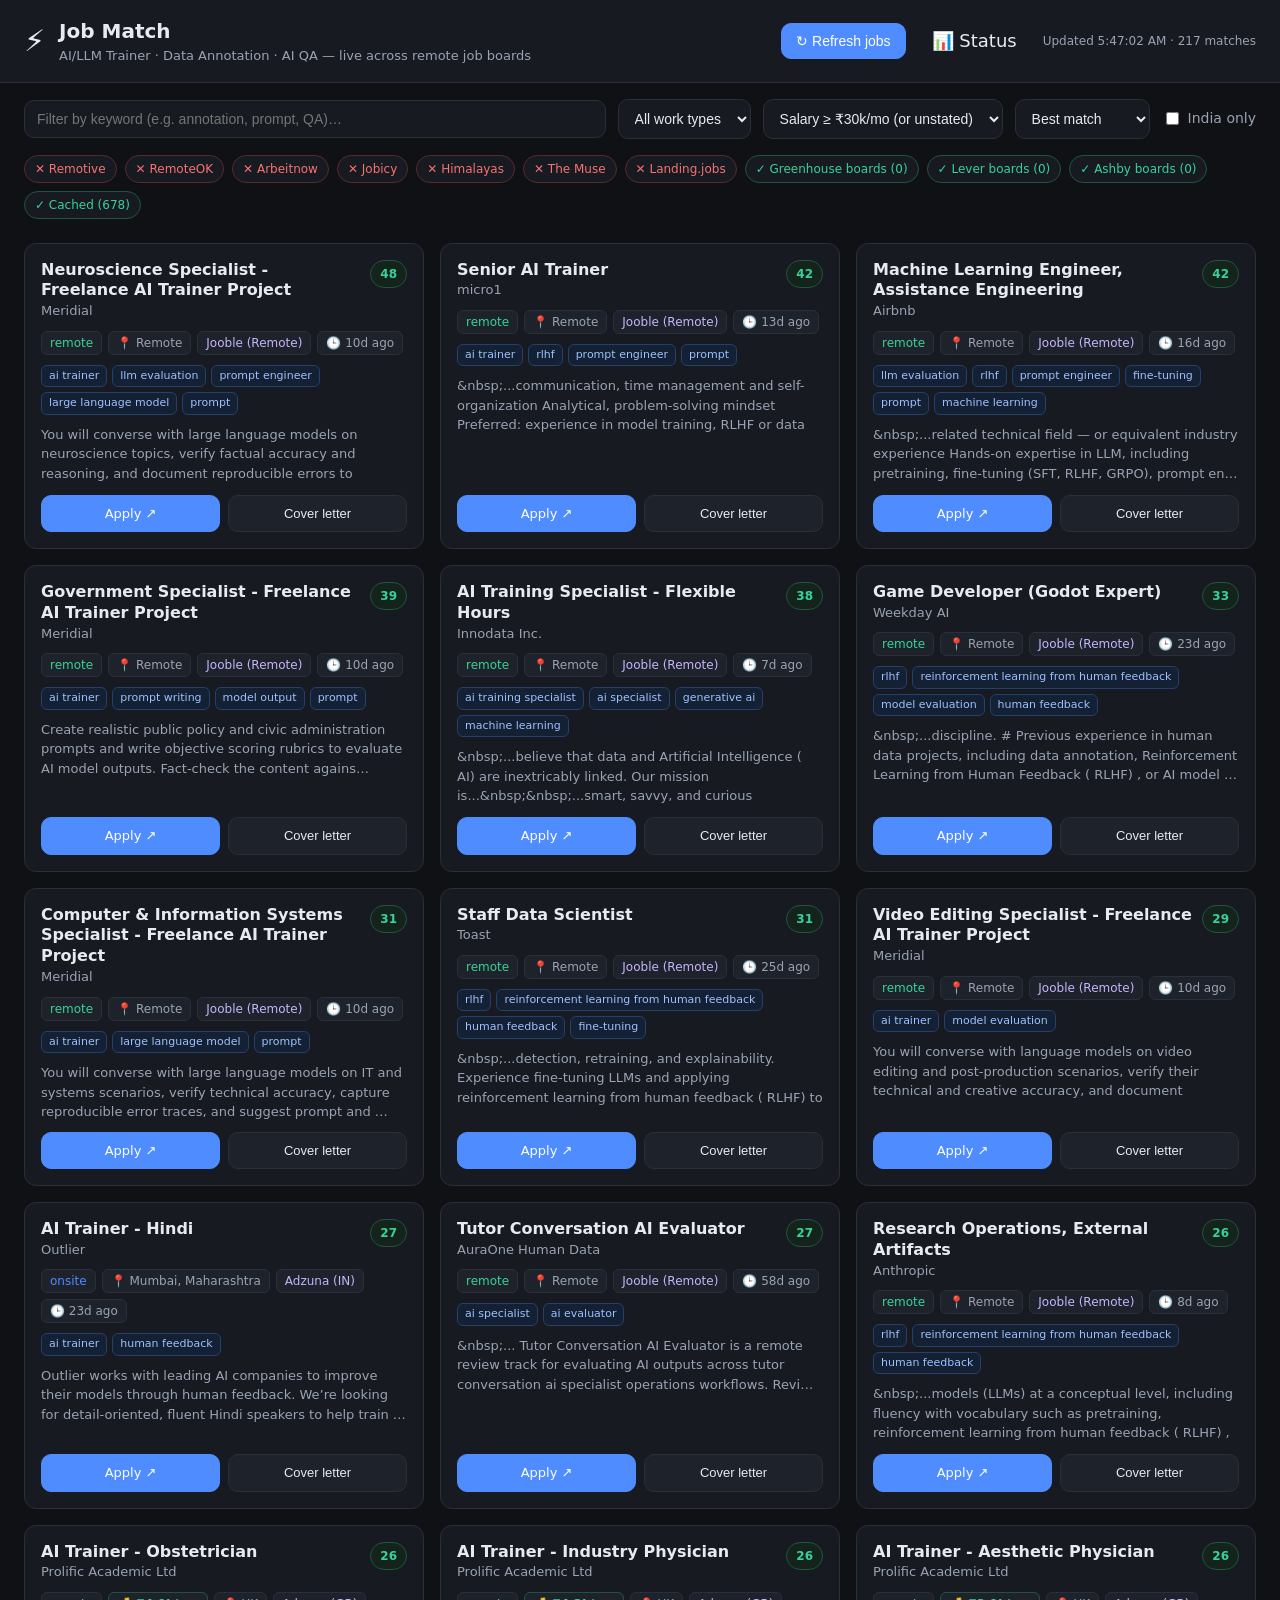
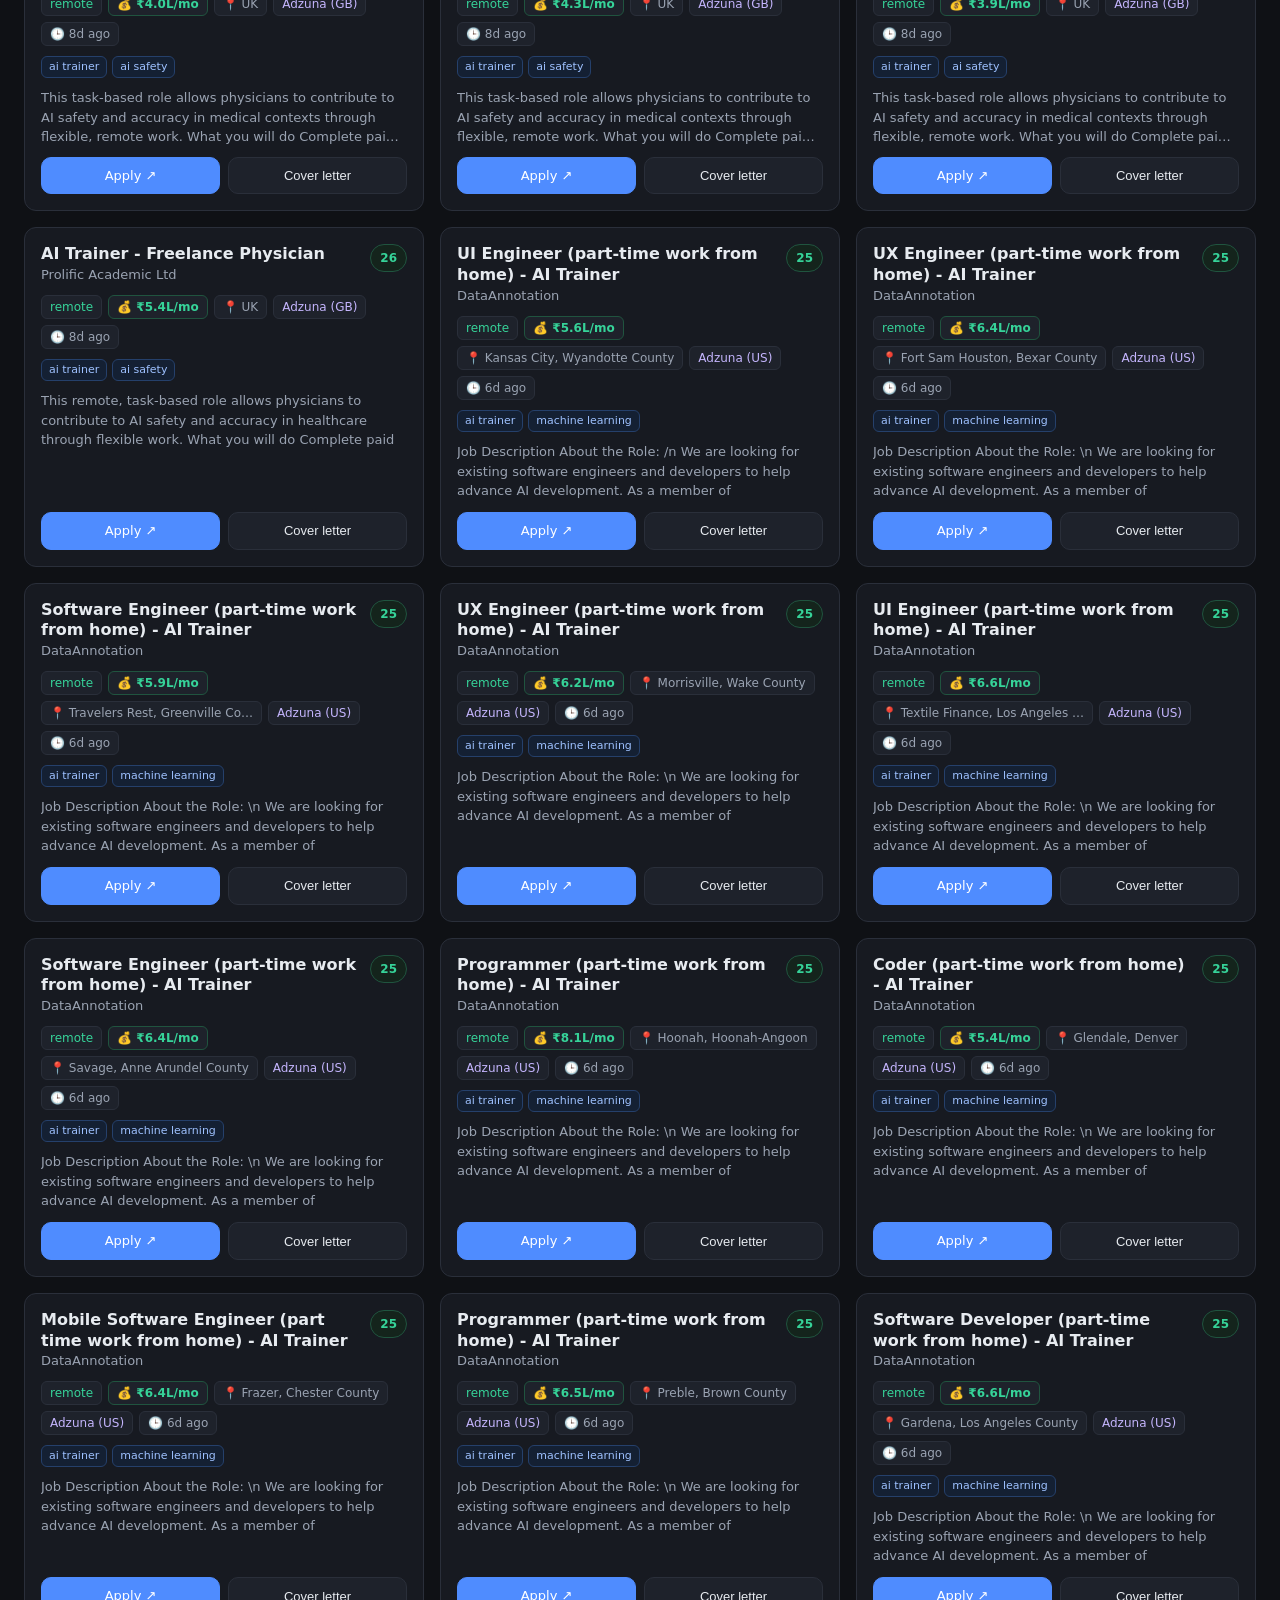
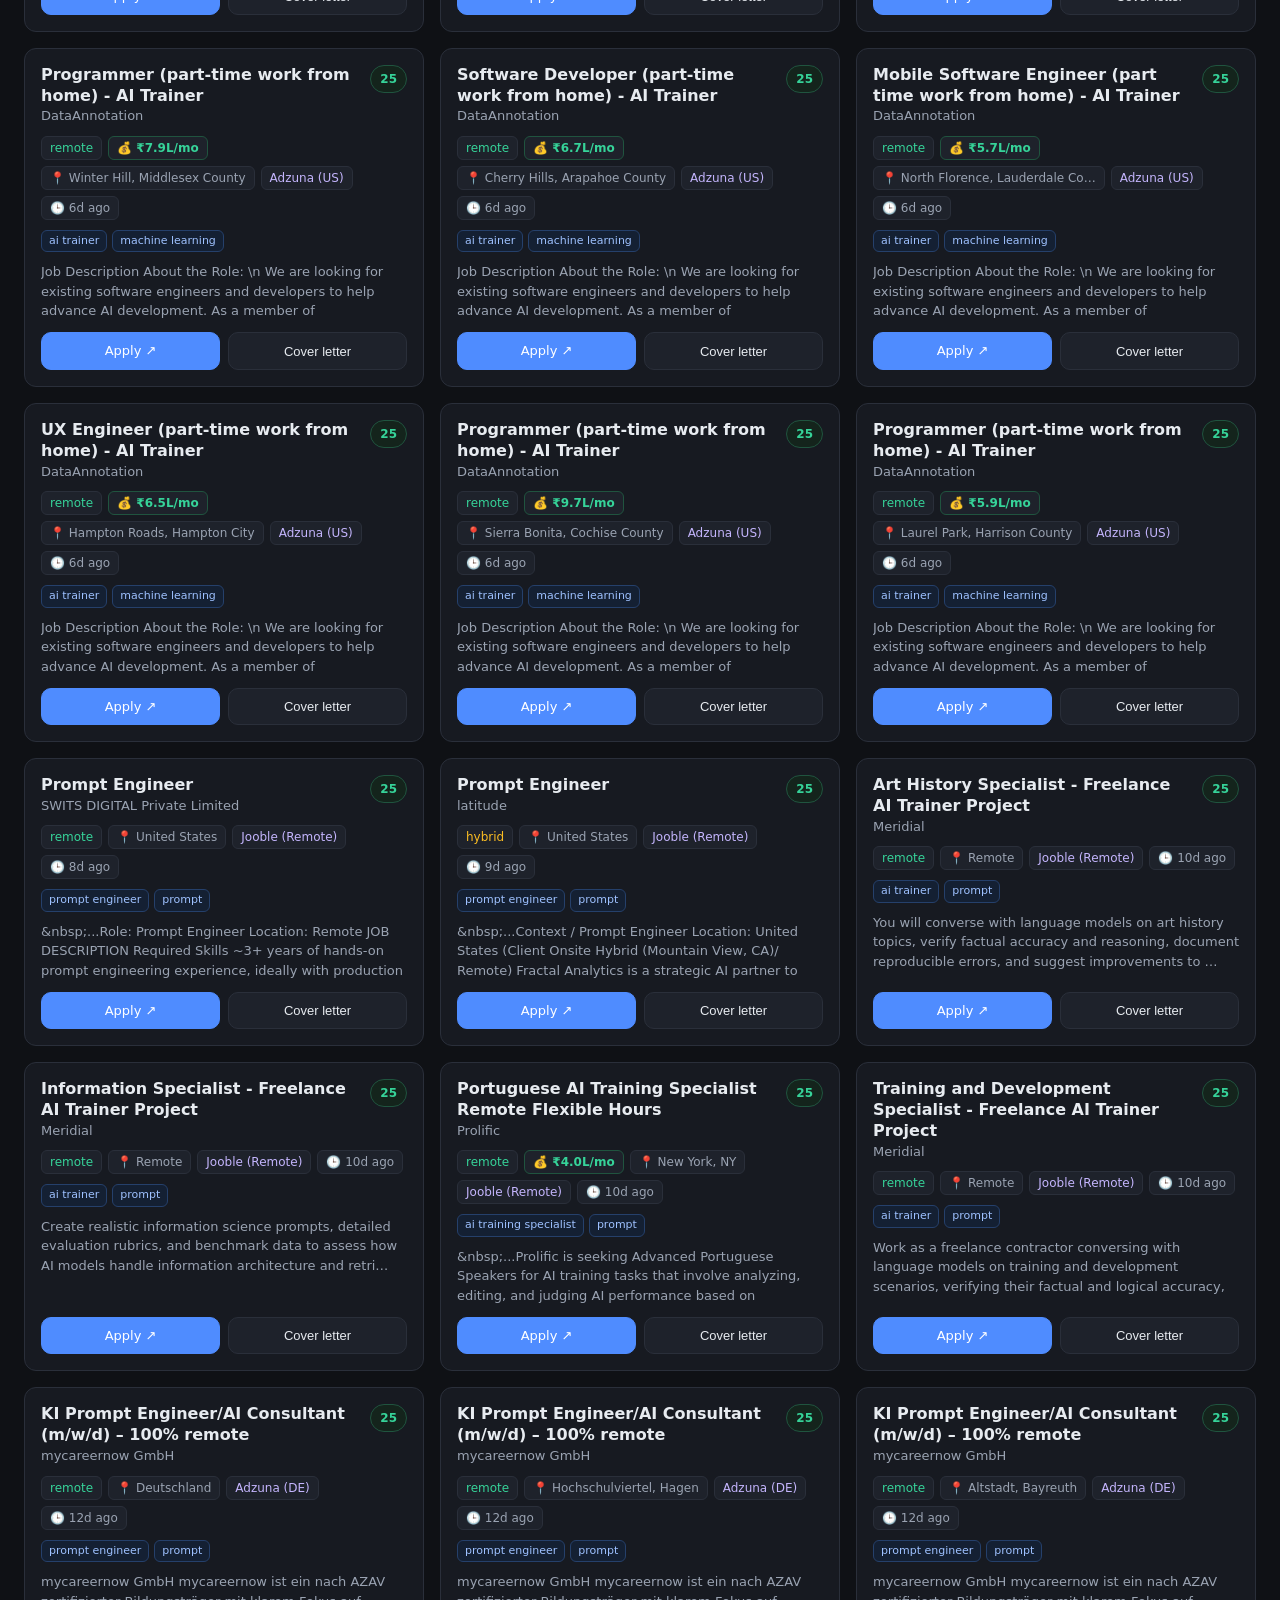
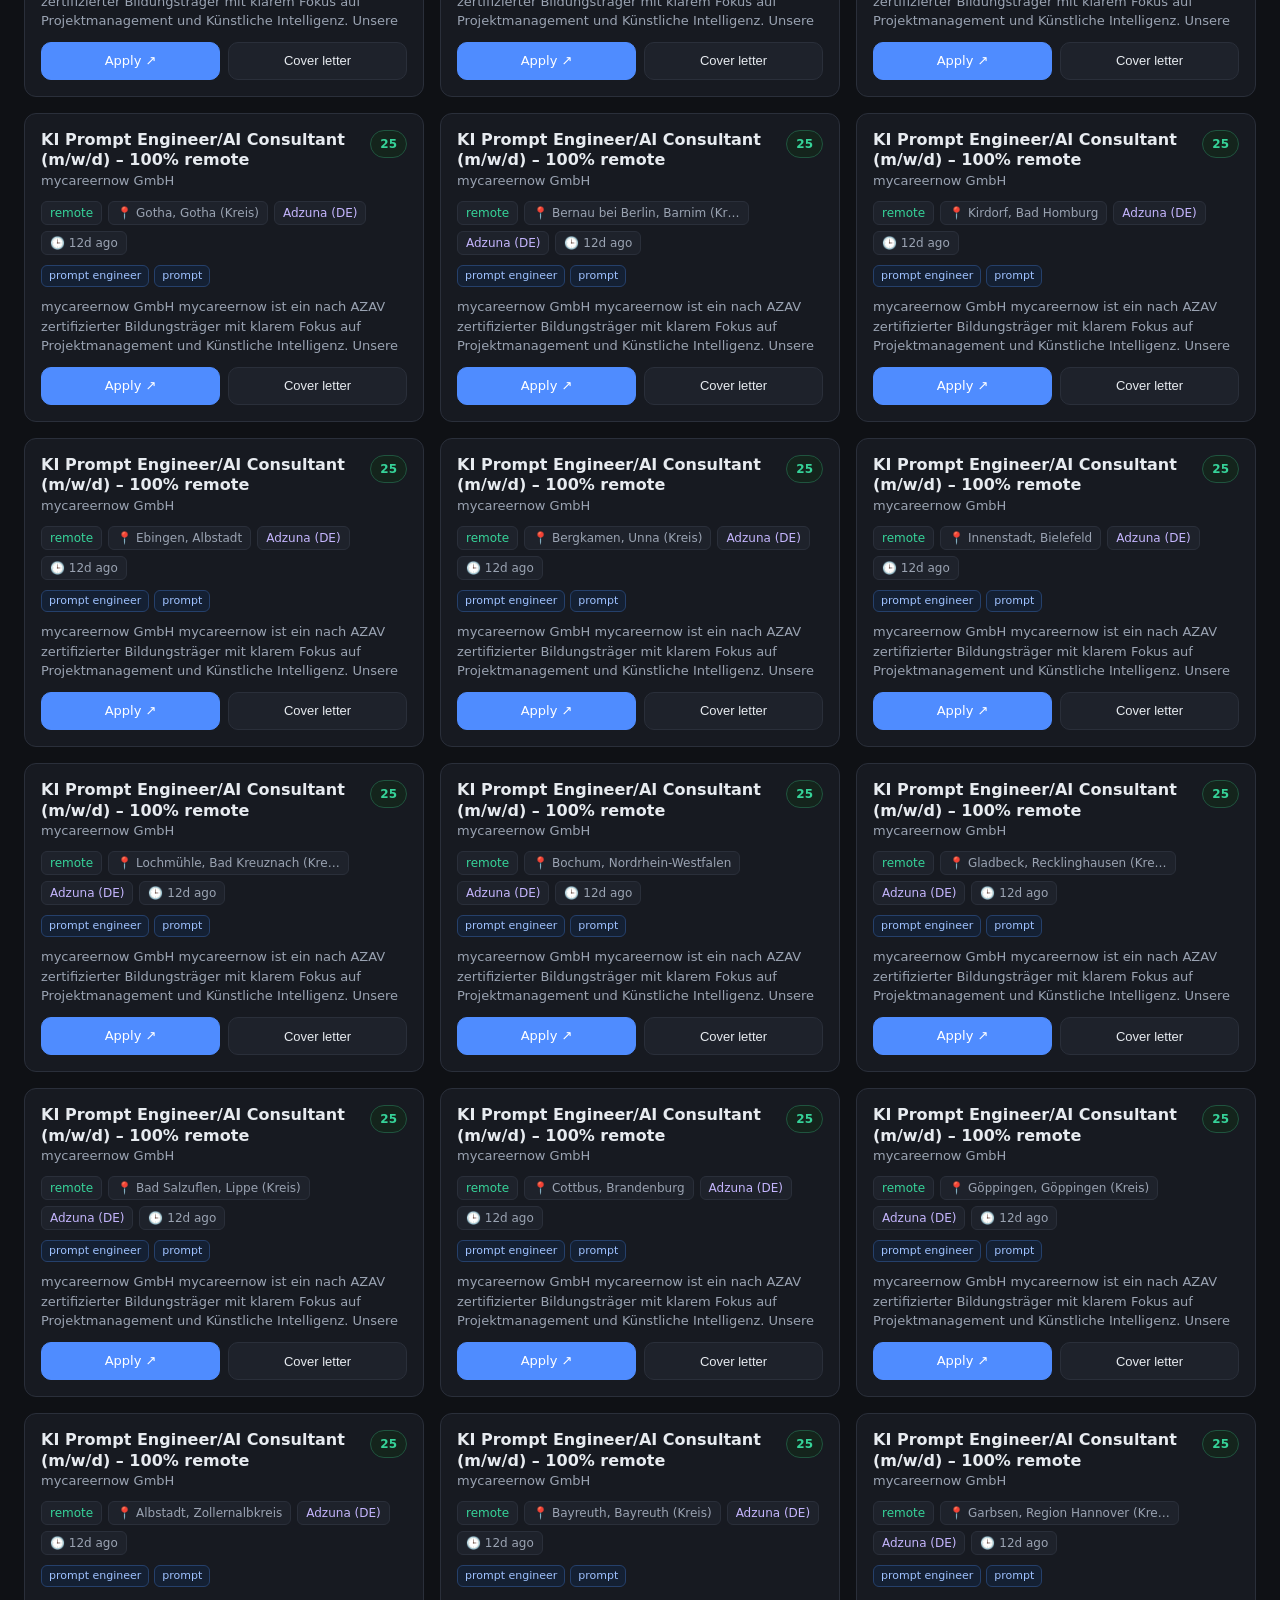
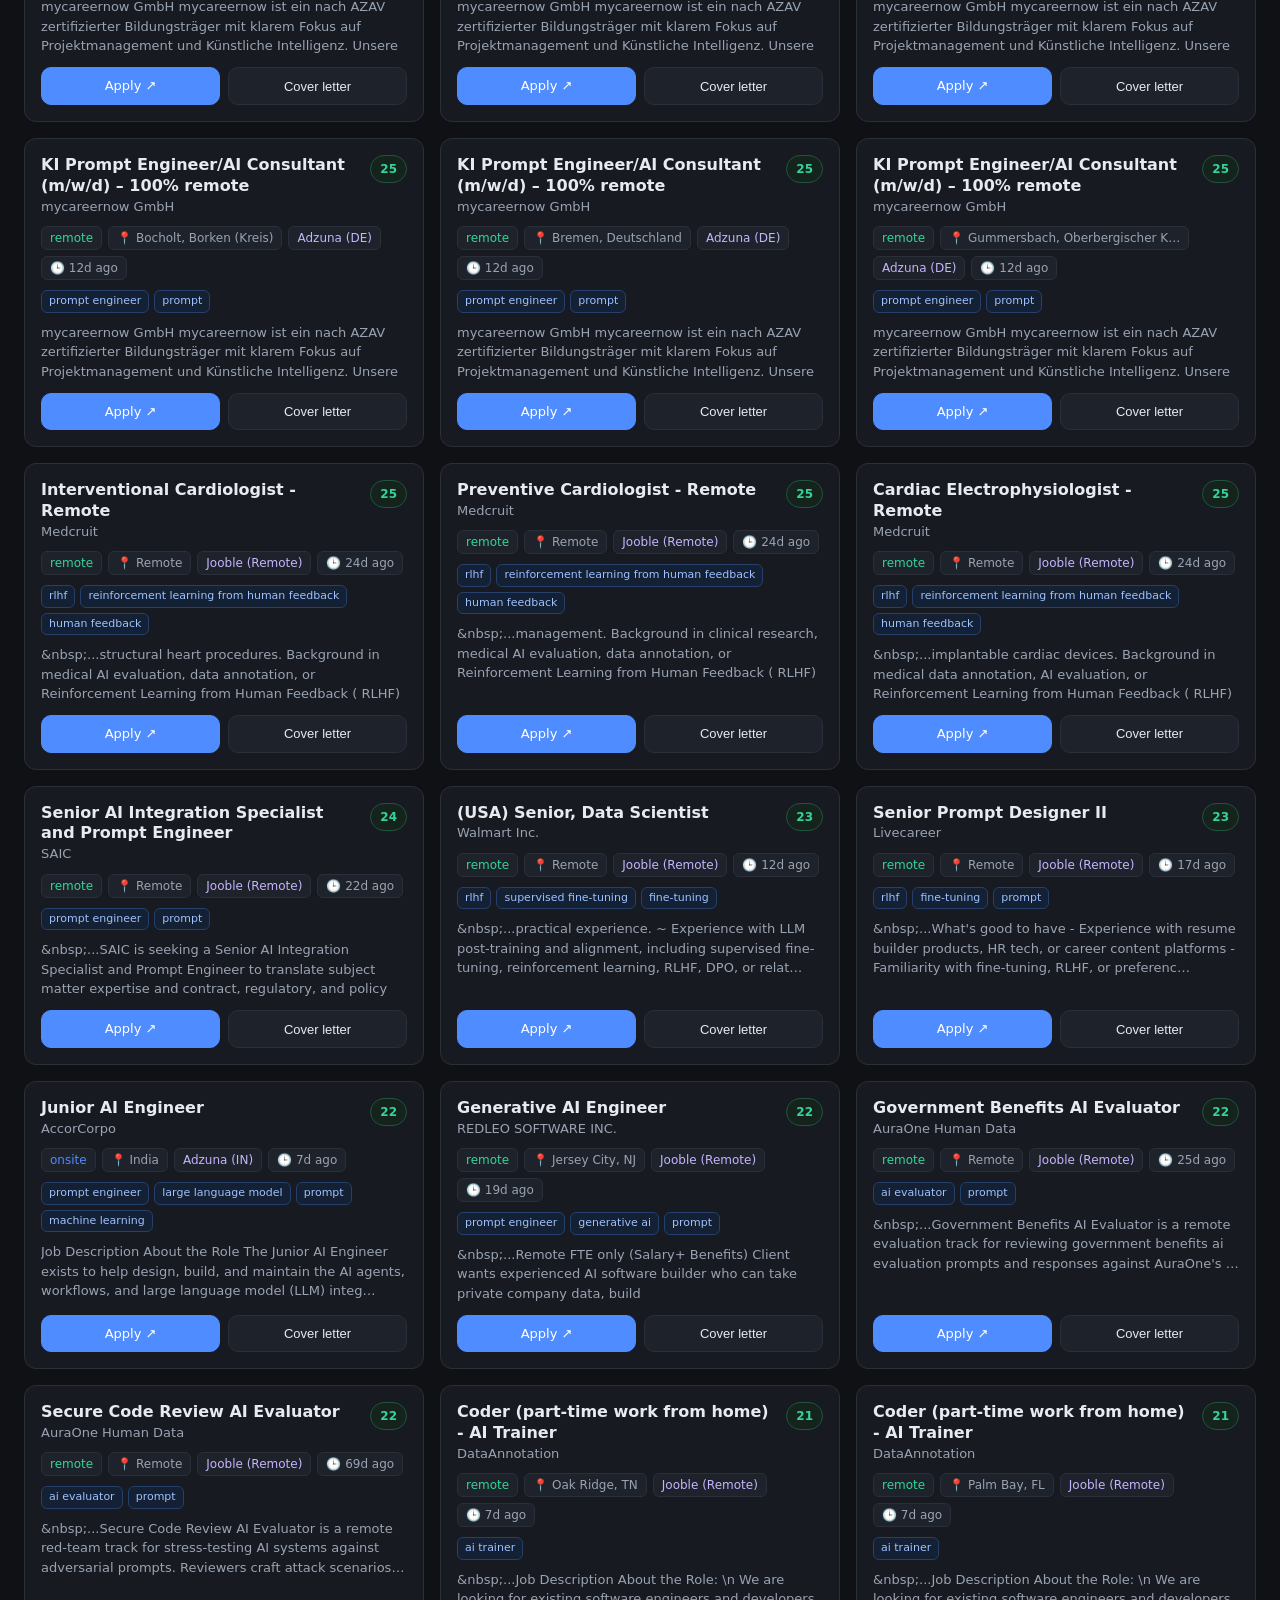
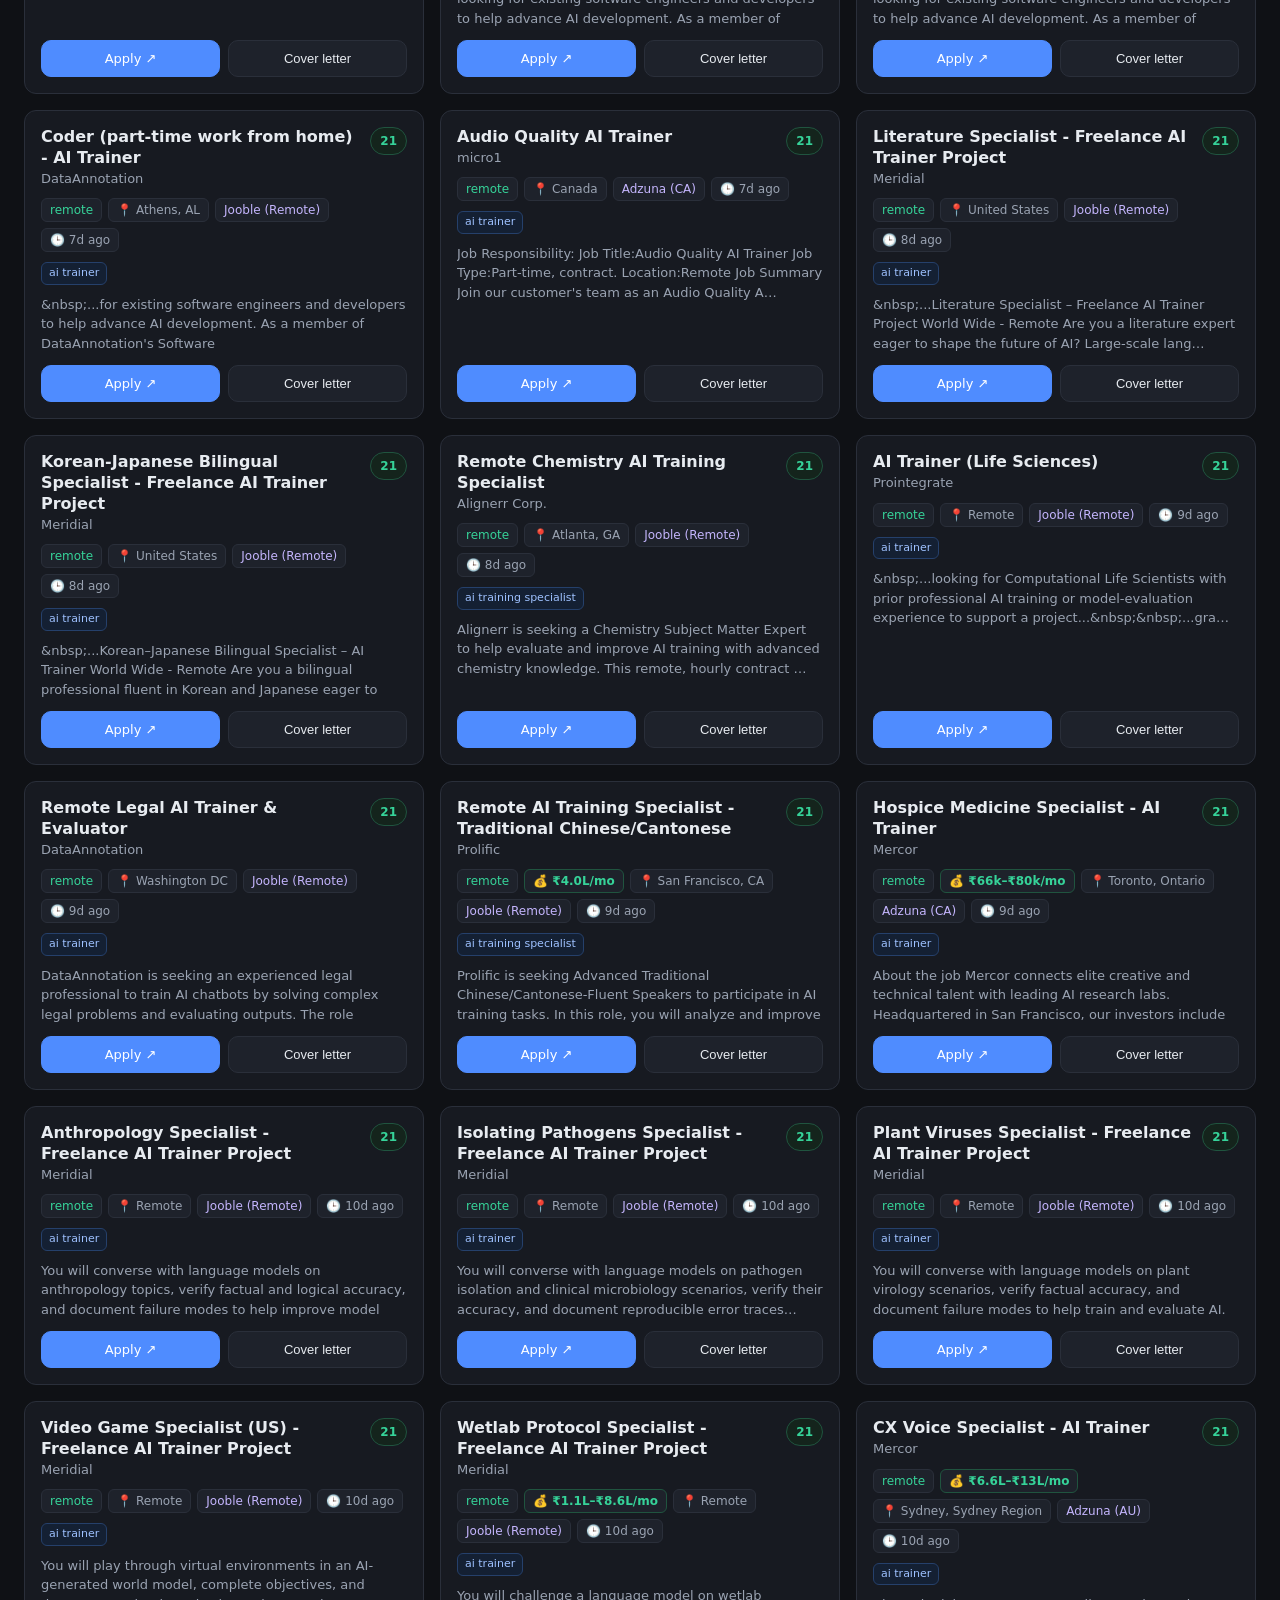
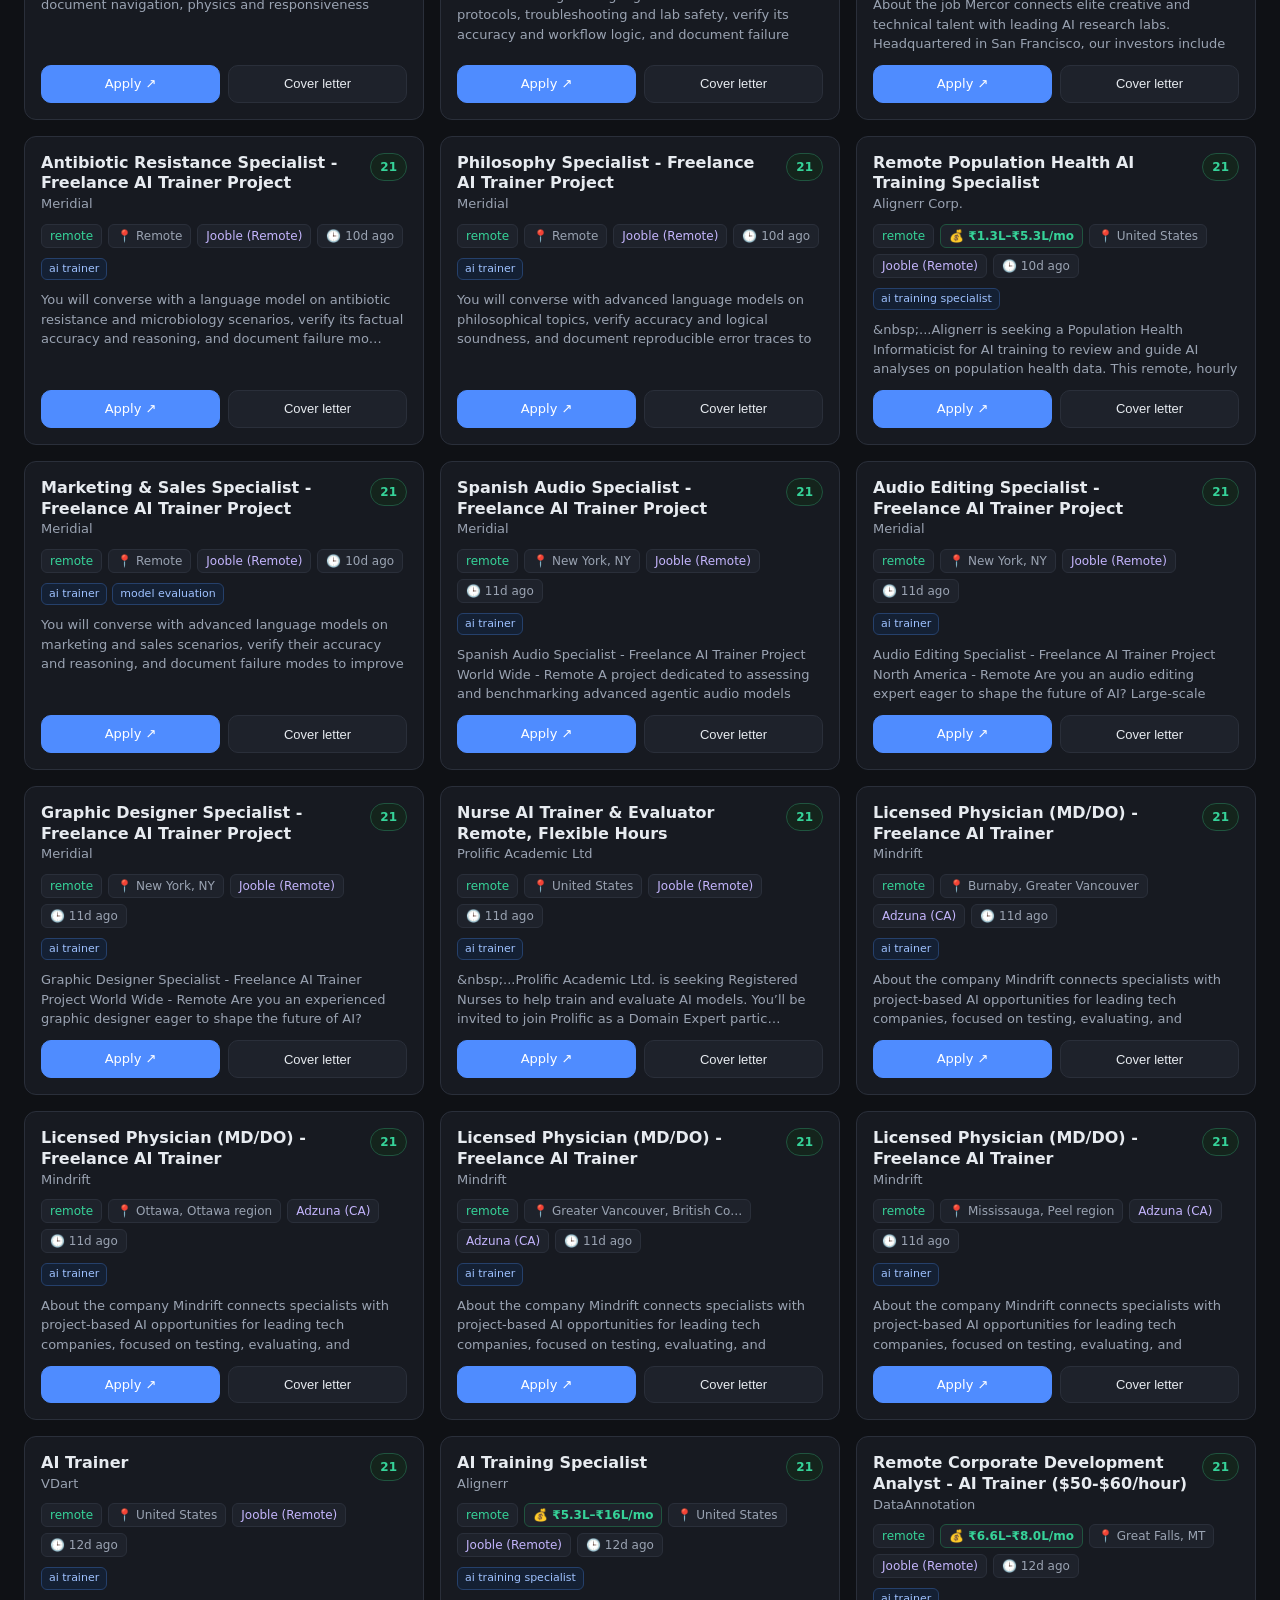
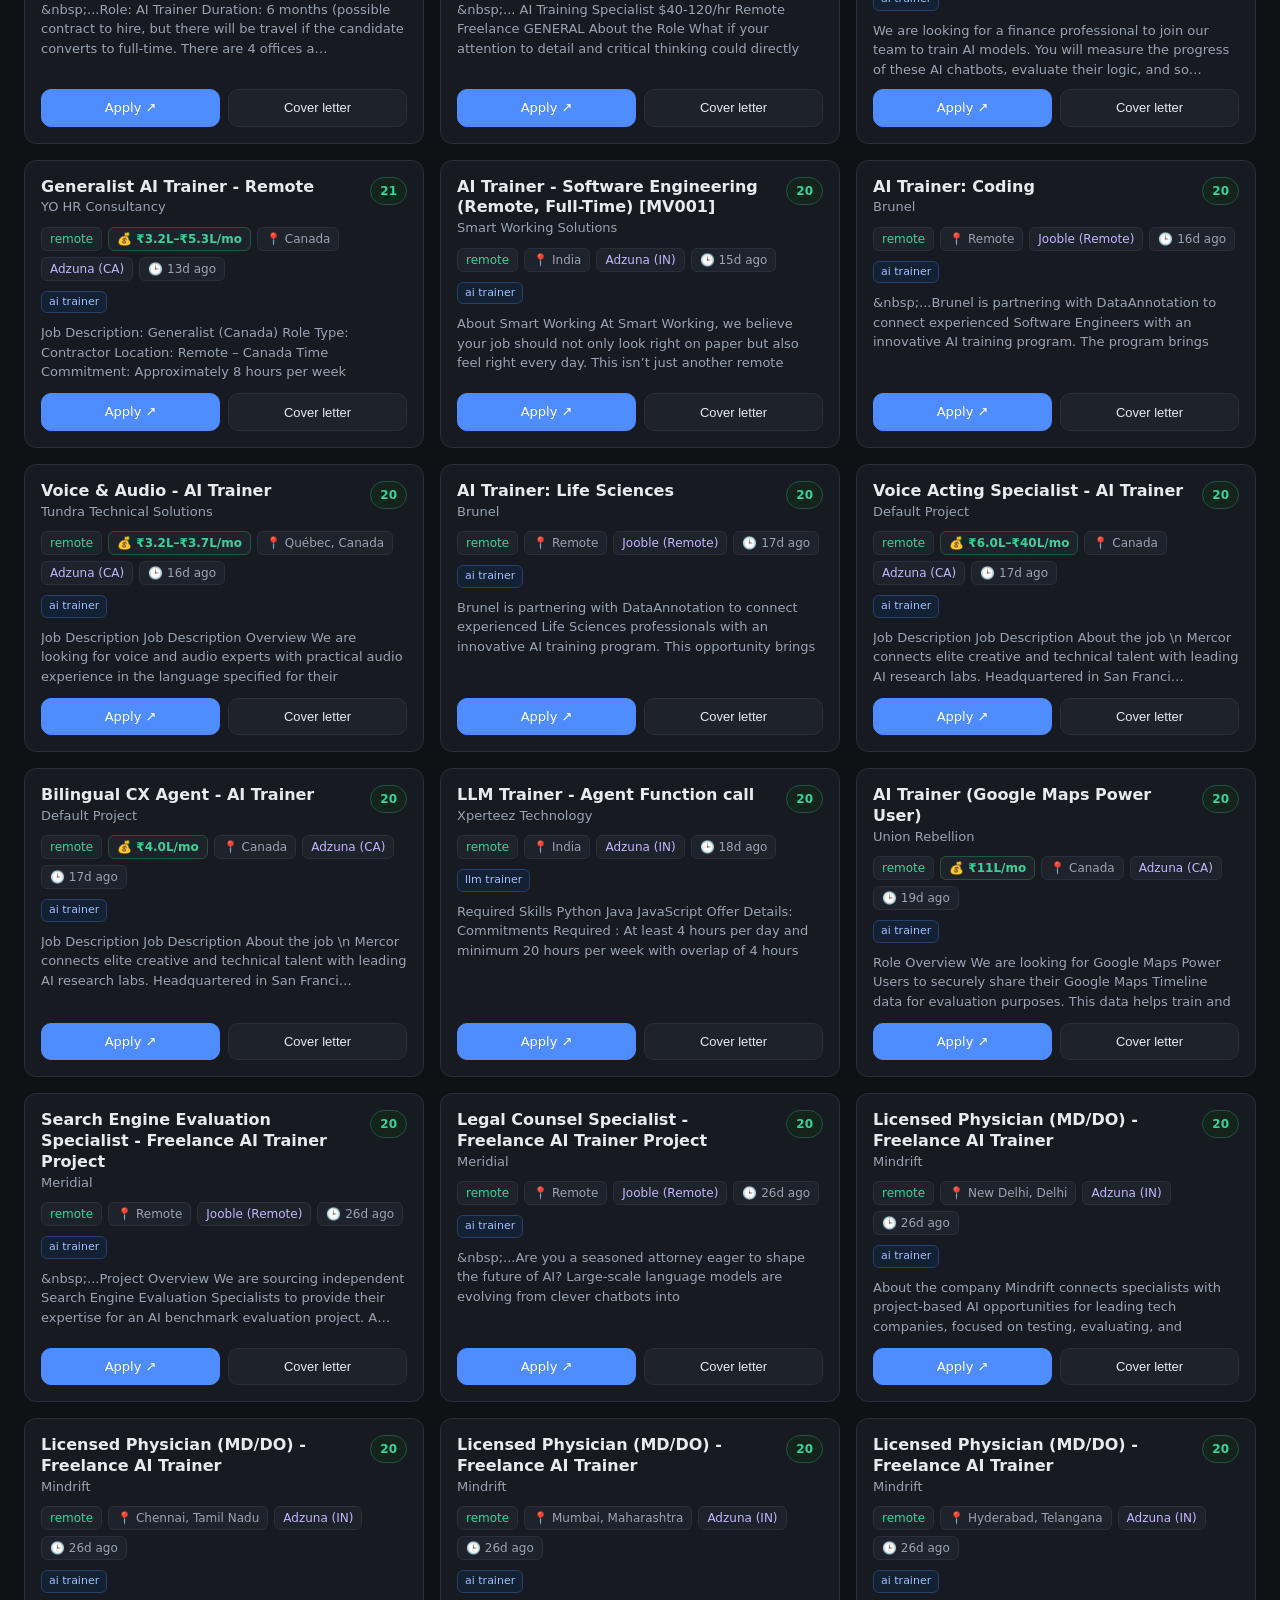
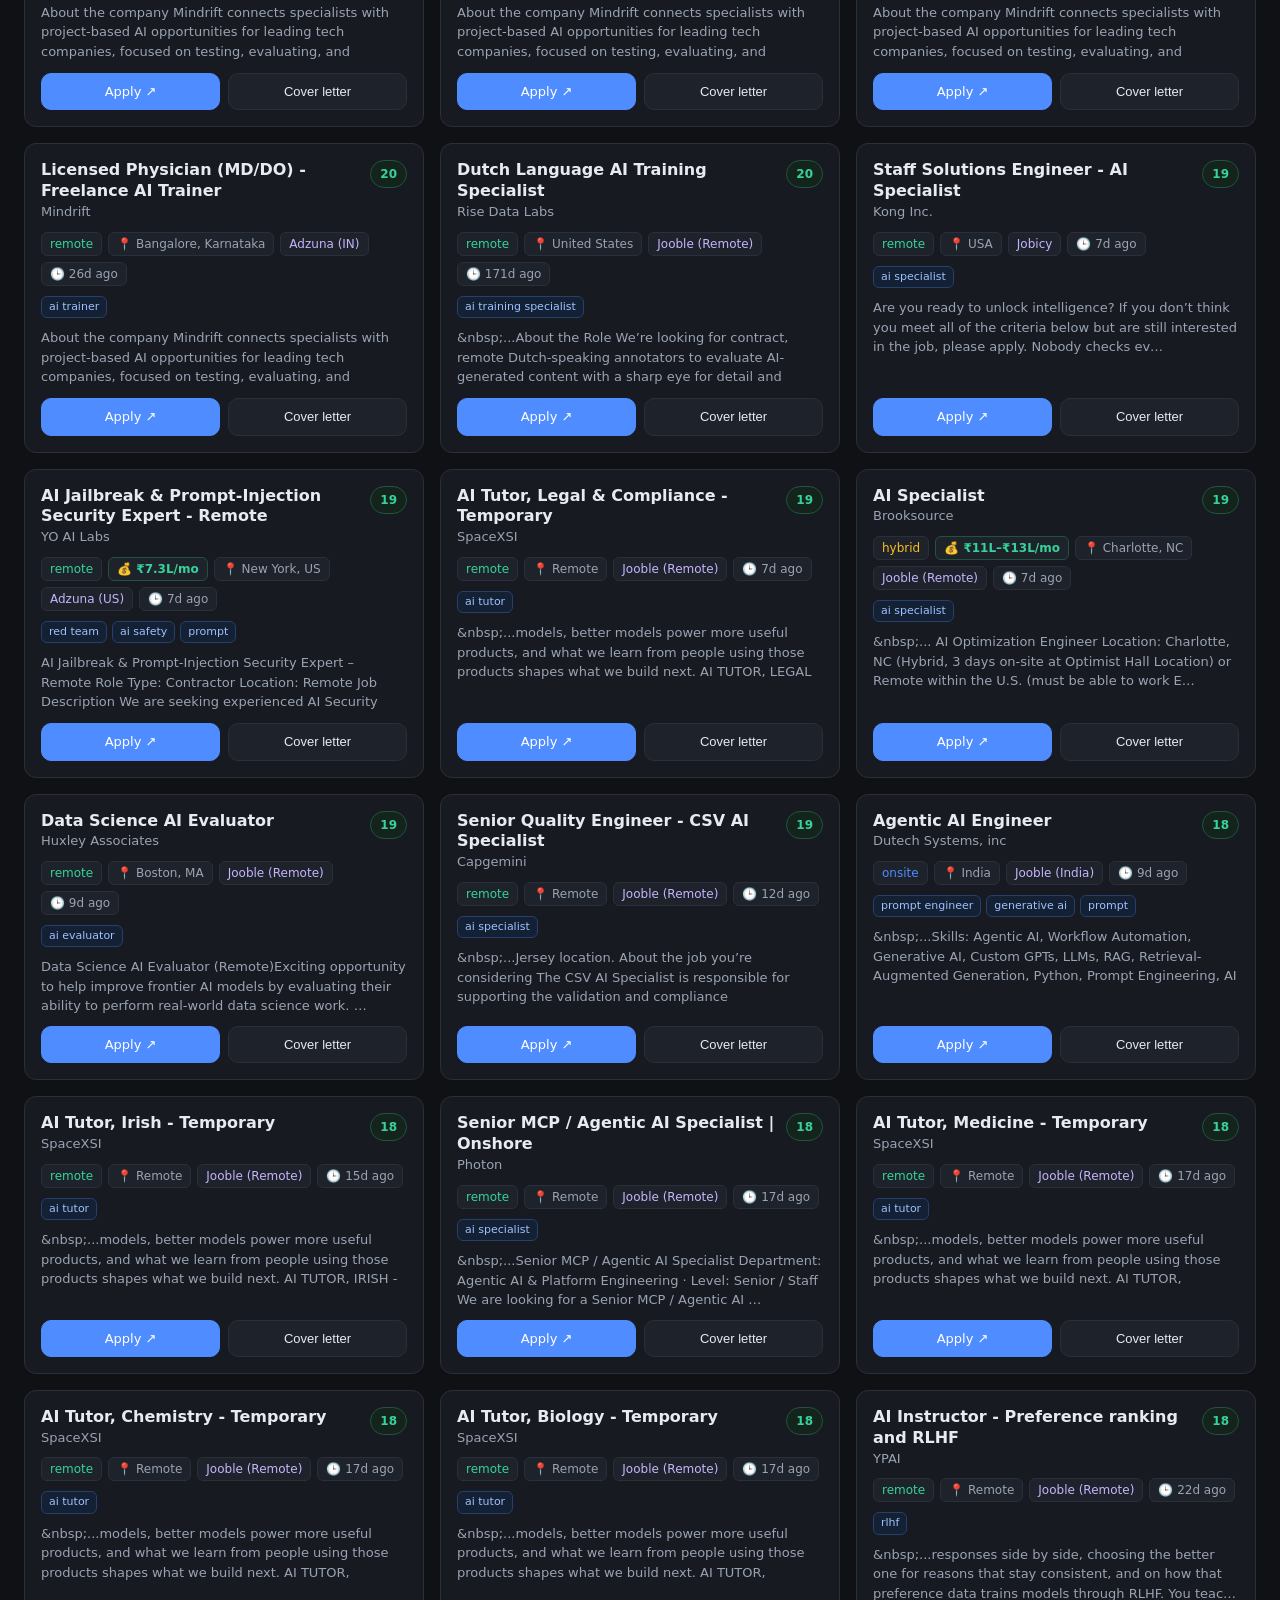
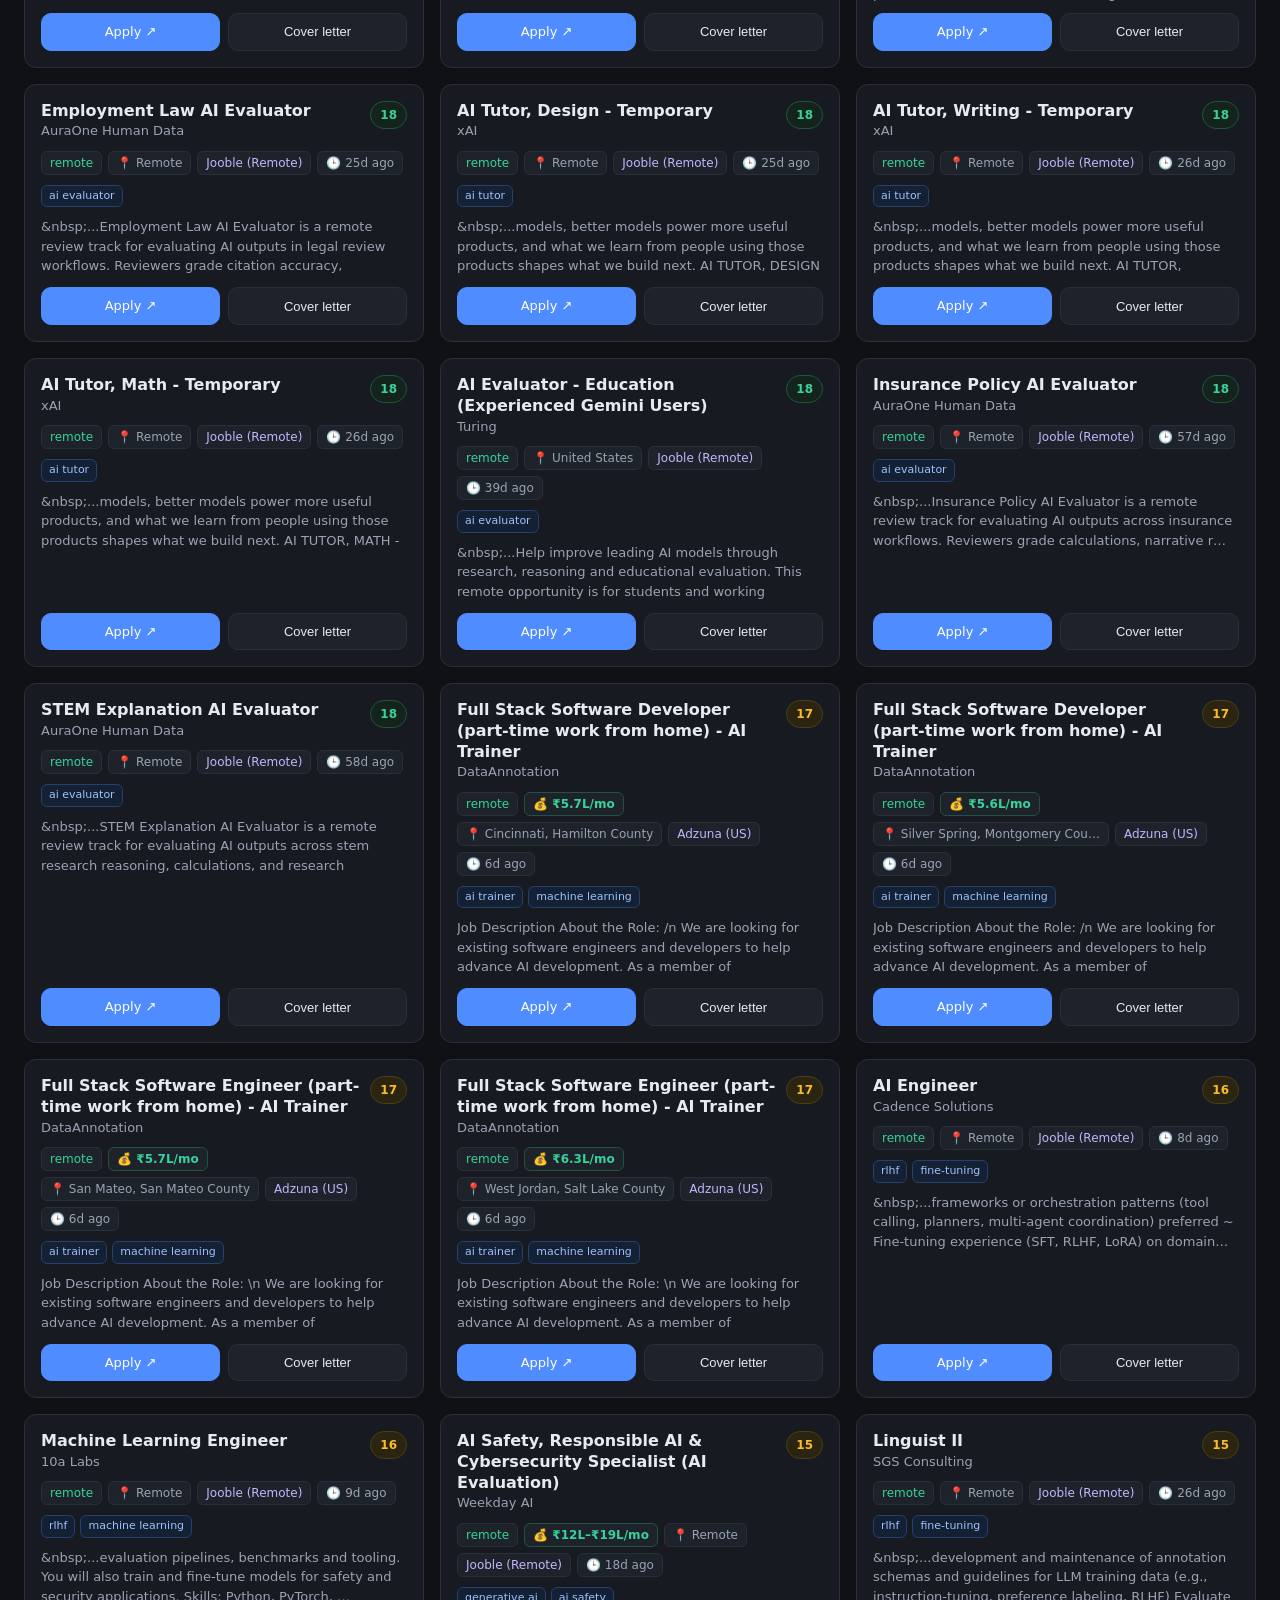
<file: index.html>
<!DOCTYPE html>
<html lang="en">
<head>
  <meta charset="UTF-8" />
  <meta name="viewport" content="width=device-width, initial-scale=1.0" />
  <title>Job Match — AI/LLM & Data Annotation</title>
  <meta name="description" content="Live job aggregator matched to Safal Bhalerao's CV." />
  <link rel="stylesheet" href="css/style.css" />
</head>
<body>
  <header class="topbar">
    <div class="brand">
      <span class="logo">⚡</span>
      <div>
        <h1>Job Match</h1>
        <p class="tagline">AI/LLM Trainer · Data Annotation · AI QA — live across remote job boards</p>
      </div>
    </div>
    <div class="actions">
      <button id="refreshBtn" class="btn primary">↻ Refresh jobs</button>
      <a href="status.html" class="btn ghost" title="Live engine status & activity">📊 Status</a>
      <span id="lastUpdated" class="muted"></span>
    </div>
  </header>

  <section class="controls">
    <input id="search" type="search" placeholder="Filter by keyword (e.g. annotation, prompt, QA)…" />
    <select id="workType">
      <option value="all">All work types</option>
      <option value="remote">Remote only</option>
      <option value="hybrid">Hybrid</option>
      <option value="onsite">On-site</option>
    </select>
    <select id="salary">
      <option value="min30k">Salary ≥ ₹30k/mo (or unstated)</option>
      <option value="stated30k">Stated salary ≥ ₹30k/mo only</option>
      <option value="any">Any salary</option>
    </select>
    <select id="sort">
      <option value="best">Best match</option>
      <option value="newest">Newest first</option>
      <option value="salary">Highest salary</option>
    </select>
    <label class="chk"><input type="checkbox" id="indiaOnly" /> India only</label>
  </section>

  <section id="sourceReport" class="source-report"></section>

  <main id="results" class="results">
    <div class="loading">Loading live jobs from multiple boards…</div>
  </main>

  <footer class="footer">
    <p>
      Matched to your CV. Always review the job before applying — this tool links
      you to the real application page; it does not auto-submit (keeps your
      accounts safe). Built for Safal S. Bhalerao.
    </p>
  </footer>

  <!-- Cover letter modal -->
  <div id="modal" class="modal hidden">
    <div class="modal-box">
      <div class="modal-head">
        <h3 id="modalTitle">Tailored cover letter</h3>
        <button id="modalClose" class="btn ghost">✕</button>
      </div>
      <textarea id="coverText" rows="22" spellcheck="false"></textarea>
      <div class="modal-foot">
        <button id="copyCover" class="btn primary">Copy to clipboard</button>
        <a id="applyLink" class="btn" target="_blank" rel="noopener">Open application page ↗</a>
      </div>
    </div>
  </div>

  <script src="js/profile.js"></script>
  <script src="js/salary.js"></script>
  <script src="js/sources.js"></script>
  <script src="js/matcher.js"></script>
  <script src="js/coverletter.js"></script>
  <script src="js/app.js"></script>
</body>
</html>
</file>
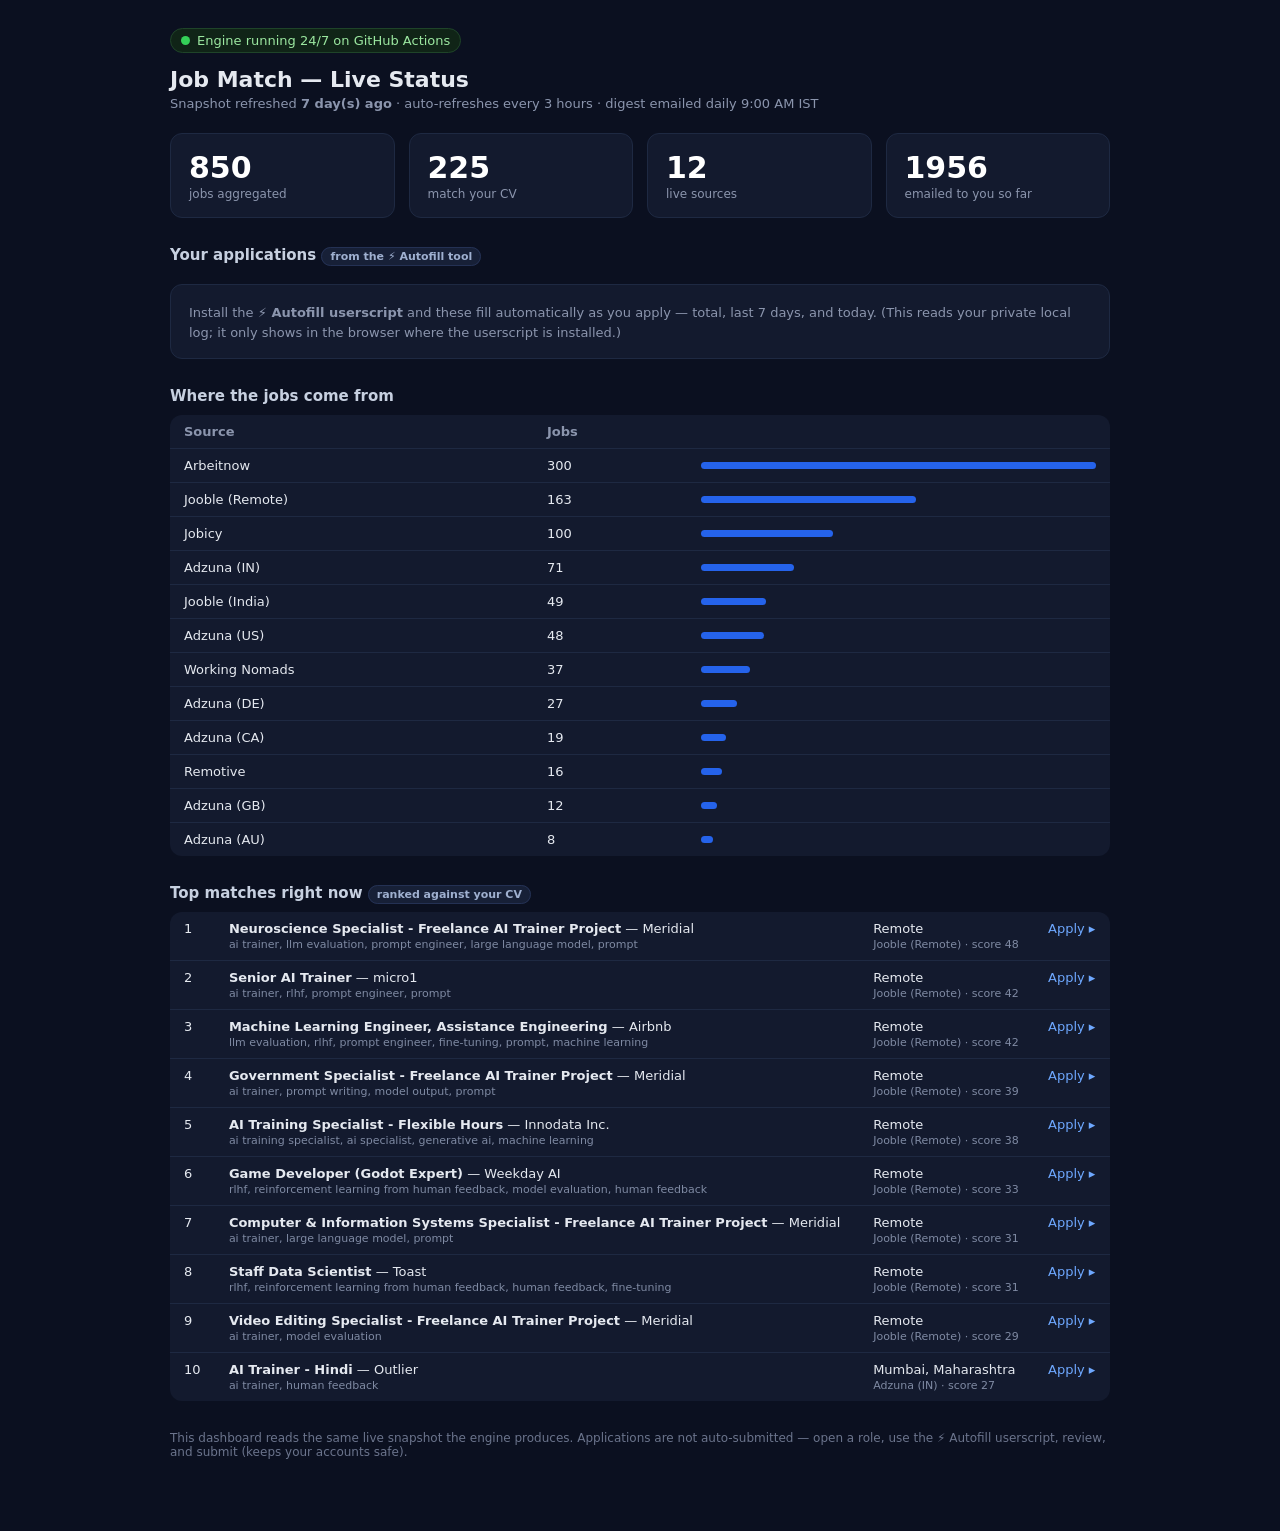
<file: status.html>
<!DOCTYPE html>
<html lang="en">
<head>
  <meta charset="UTF-8" />
  <meta name="viewport" content="width=device-width, initial-scale=1.0" />
  <title>Job Match — Live Status</title>
  <style>
    :root { color-scheme: dark; }
    * { box-sizing: border-box; }
    body { margin: 0; font-family: system-ui, -apple-system, Segoe UI, Roboto, sans-serif;
      background: #0b1020; color: #e5e9f0; }
    .wrap { max-width: 980px; margin: 0 auto; padding: 28px 20px 60px; }
    h1 { font-size: 22px; margin: 0 0 4px; }
    .sub { color: #8b95ad; font-size: 13px; margin: 0 0 22px; }
    .live { display: inline-flex; align-items: center; gap: 7px; font-size: 13px;
      color: #9be7a0; background: #102417; border: 1px solid #1f4429; padding: 4px 10px;
      border-radius: 999px; }
    .dot { width: 9px; height: 9px; border-radius: 50%; background: #34d058;
      box-shadow: 0 0 0 0 rgba(52,208,88,.6); animation: pulse 1.8s infinite; }
    @keyframes pulse { 0%{box-shadow:0 0 0 0 rgba(52,208,88,.6)} 70%{box-shadow:0 0 0 9px rgba(52,208,88,0)} 100%{box-shadow:0 0 0 0 rgba(52,208,88,0)} }
    .cards { display: grid; grid-template-columns: repeat(auto-fit, minmax(160px,1fr)); gap: 14px; margin: 20px 0; }
    .card { background: #131a2e; border: 1px solid #1e2942; border-radius: 12px; padding: 16px 18px; }
    .card .n { font-size: 30px; font-weight: 700; color: #fff; }
    .card .l { font-size: 12px; color: #8b95ad; margin-top: 2px; }
    h2 { font-size: 15px; margin: 28px 0 10px; color: #c7d0e0; }
    table { width: 100%; border-collapse: collapse; background: #131a2e; border-radius: 12px; overflow: hidden; }
    th, td { text-align: left; padding: 9px 14px; font-size: 13px; border-bottom: 1px solid #1e2942; }
    th { color: #8b95ad; font-weight: 600; }
    tr:last-child td { border-bottom: none; }
    .bar { height: 7px; background: #2563eb; border-radius: 4px; min-width: 3px; }
    a { color: #6ea8ff; text-decoration: none; }
    a:hover { text-decoration: underline; }
    .match-row td { vertical-align: top; }
    .why { color: #7f8aa3; font-size: 11px; }
    .err { background:#2a1416; border:1px solid #5a2326; padding:14px; border-radius:10px; color:#f7b9bd; }
    .foot { margin-top: 30px; font-size: 12px; color:#6b748c; }
    .pill { font-size:11px; color:#9fb0d0; background:#172037; border:1px solid #243154; padding:2px 8px; border-radius:999px; }
  </style>
</head>
<body>
  <div class="wrap">
    <div class="live"><span class="dot"></span> Engine running 24/7 on GitHub Actions</div>
    <h1 style="margin-top:14px;">Job Match — Live Status</h1>
    <p class="sub" id="updated">Loading…</p>

    <div class="cards" id="cards"></div>

    <h2>Your applications <span class="pill">from the ⚡ Autofill tool</span></h2>
    <div class="cards" id="jm-app-stats">
      <div class="card"><div class="l" style="font-size:13px;line-height:1.5;">
        Install the <b>⚡ Autofill userscript</b> and these fill automatically as you
        apply — total, last 7 days, and today. (This reads your private local log;
        it only shows in the browser where the userscript is installed.)
      </div></div>
    </div>

    <h2>Where the jobs come from</h2>
    <div id="sources"></div>

    <h2>Top matches right now <span class="pill">ranked against your CV</span></h2>
    <div id="top"></div>

    <p class="foot" id="foot"></p>
  </div>

  <!-- Reuse the site's real scoring so this matches what you see in the app -->
  <script src="js/profile.js"></script>
  <script src="js/salary.js"></script>
  <script src="js/matcher.js"></script>
  <script>
    const $ = (id) => document.getElementById(id);
    const esc = (s) => (s || "").replace(/[&<>"]/g, c => ({'&':'&amp;','<':'&lt;','>':'&gt;','"':'&quot;'}[c]));

    function timeAgo(iso) {
      if (!iso) return "unknown";
      const mins = Math.round((Date.now() - new Date(iso).getTime()) / 60000);
      if (mins < 1) return "just now";
      if (mins < 60) return `${mins} min ago`;
      const h = Math.round(mins / 60);
      if (h < 24) return `${h} hour${h>1?'s':''} ago`;
      return `${Math.round(h/24)} day(s) ago`;
    }

    async function load() {
      let data, seen = { seen: [] };
      try {
        data = await (await fetch(`data/jobs.json?t=${Date.now()}`)).json();
      } catch (e) {
        $("updated").innerHTML = `<span class="err">Couldn't load data/jobs.json — ${esc(String(e))}</span>`;
        return;
      }
      try { seen = await (await fetch(`data/digest_seen.json?t=${Date.now()}`)).json(); } catch {}

      // Normalise dates/tags so matcher.js works exactly like in the app.
      const jobs = (data.jobs || []).map(j => ({ ...j, date: j.date ? new Date(j.date) : null, tags: j.tags || [] }));
      const matches = matchJobs(jobs, PROFILE);

      $("updated").innerHTML =
        `Snapshot refreshed <b>${timeAgo(data.generatedAt)}</b> · auto-refreshes every 3 hours · ` +
        `digest emailed daily 9:00 AM IST`;

      const emailed = (seen.seen || []).length;
      $("cards").innerHTML = [
        [data.count ?? jobs.length, "jobs aggregated"],
        [matches.length, "match your CV"],
        [new Set(jobs.map(j => j.source)).size, "live sources"],
        [emailed, "emailed to you so far"],
      ].map(([n, l]) => `<div class="card"><div class="n">${n}</div><div class="l">${l}</div></div>`).join("");

      // Source breakdown with little bars.
      const counts = {};
      jobs.forEach(j => counts[j.source] = (counts[j.source] || 0) + 1);
      const top = Object.entries(counts).sort((a,b) => b[1]-a[1]);
      const max = top.length ? top[0][1] : 1;
      $("sources").innerHTML = `<table><tr><th>Source</th><th>Jobs</th><th style="width:45%"></th></tr>` +
        top.map(([s,c]) => `<tr><td>${esc(s)}</td><td>${c}</td>
          <td><div class="bar" style="width:${Math.max(3, c/max*100)}%"></div></td></tr>`).join("") +
        `</table>`;

      // Top 10 matches.
      $("top").innerHTML = `<table>` + matches.slice(0, 10).map((j, i) => `
        <tr class="match-row">
          <td>${i+1}</td>
          <td><b>${esc(j.title)}</b> — ${esc(j.company)}<br>
            <span class="why">${esc((j.match.matched||[]).join(", "))}</span></td>
          <td>${esc(j.location || "")}<br><span class="why">${esc(j.source)} · score ${j.match.score}</span></td>
          <td><a href="${esc(j.url)}" target="_blank" rel="noopener">Apply ▸</a></td>
        </tr>`).join("") + `</table>`;

      $("foot").textContent =
        `This dashboard reads the same live snapshot the engine produces. Applications are not auto-submitted — ` +
        `open a role, use the ⚡ Autofill userscript, review, and submit (keeps your accounts safe).`;
    }
    load();
    setInterval(load, 5 * 60 * 1000); // self-refresh every 5 min
  </script>
</body>
</html>
</file>
<file: css/style.css>
:root {
  --bg: #0f1115;
  --panel: #171a21;
  --panel-2: #1e222b;
  --border: #2a2f3a;
  --text: #e7ebf0;
  --muted: #9aa3b2;
  --accent: #4f8cff;
  --accent-2: #36d399;
  --warn: #fbbd23;
  --danger: #f87272;
  --radius: 12px;
}

* { box-sizing: border-box; }

body {
  margin: 0;
  font-family: system-ui, -apple-system, "Segoe UI", Roboto, sans-serif;
  background: var(--bg);
  color: var(--text);
  line-height: 1.5;
}

/* ---- Top bar ---- */
.topbar {
  display: flex;
  justify-content: space-between;
  align-items: center;
  gap: 16px;
  padding: 16px 24px;
  background: var(--panel);
  border-bottom: 1px solid var(--border);
  position: sticky;
  top: 0;
  z-index: 10;
  flex-wrap: wrap;
}
.brand { display: flex; align-items: center; gap: 14px; }
.logo { font-size: 30px; }
.topbar h1 { margin: 0; font-size: 20px; }
.tagline { margin: 0; font-size: 13px; color: var(--muted); }
.actions { display: flex; align-items: center; gap: 12px; }

/* ---- Buttons ---- */
.btn {
  background: var(--panel-2);
  color: var(--text);
  border: 1px solid var(--border);
  padding: 9px 14px;
  border-radius: 10px;
  cursor: pointer;
  font-size: 14px;
  text-decoration: none;
  display: inline-flex;
  align-items: center;
  gap: 6px;
  transition: border-color .15s, background .15s;
}
.btn:hover { border-color: var(--accent); }
.btn.primary { background: var(--accent); border-color: var(--accent); color: #fff; }
.btn.primary:hover { filter: brightness(1.08); }
.btn.ghost { background: transparent; border: none; font-size: 18px; }

/* ---- Controls ---- */
.controls {
  display: flex;
  gap: 12px;
  padding: 16px 24px;
  flex-wrap: wrap;
  align-items: center;
}
.controls input[type="search"] {
  flex: 1 1 280px;
  min-width: 220px;
}
.controls input, .controls select {
  background: var(--panel);
  border: 1px solid var(--border);
  color: var(--text);
  padding: 10px 12px;
  border-radius: 10px;
  font-size: 14px;
}
.chk { display: flex; align-items: center; gap: 6px; font-size: 14px; color: var(--muted); }

/* ---- Source report ---- */
.source-report {
  display: flex;
  gap: 8px;
  padding: 0 24px 8px;
  flex-wrap: wrap;
  font-size: 12px;
}
.src-pill {
  padding: 4px 10px;
  border-radius: 999px;
  border: 1px solid var(--border);
  background: var(--panel);
  color: var(--muted);
}
.src-pill.ok { color: var(--accent-2); border-color: #20543f; }
.src-pill.fail { color: var(--danger); border-color: #5a2a2a; }

/* ---- Results ---- */
.results {
  display: grid;
  grid-template-columns: repeat(auto-fill, minmax(330px, 1fr));
  gap: 16px;
  padding: 16px 24px 60px;
}
.loading, .empty {
  grid-column: 1 / -1;
  text-align: center;
  color: var(--muted);
  padding: 60px 0;
}

.card {
  background: var(--panel);
  border: 1px solid var(--border);
  border-radius: var(--radius);
  padding: 16px;
  display: flex;
  flex-direction: column;
  gap: 10px;
}
.card:hover { border-color: #394150; }
.card-head { display: flex; justify-content: space-between; gap: 10px; align-items: flex-start; }
.card h3 { margin: 0; font-size: 16px; line-height: 1.3; }
.company { color: var(--muted); font-size: 13px; }

.score {
  flex-shrink: 0;
  font-size: 12px;
  font-weight: 700;
  padding: 4px 9px;
  border-radius: 999px;
  background: #14241c;
  color: var(--accent-2);
  border: 1px solid #20543f;
}
.score.mid { background: #2a2410; color: var(--warn); border-color: #4a3f12; }

.meta { display: flex; flex-wrap: wrap; gap: 6px; font-size: 12px; }
.tag {
  background: var(--panel-2);
  border: 1px solid var(--border);
  border-radius: 6px;
  padding: 2px 8px;
  color: var(--muted);
}
.tag.work-remote { color: var(--accent-2); }
.tag.work-hybrid { color: var(--warn); }
.tag.work-onsite { color: var(--accent); }
.tag.source { color: #c4b5fd; }
.tag.salary { color: var(--accent-2); border-color: #20543f; font-weight: 600; }

.matched-terms { display: flex; flex-wrap: wrap; gap: 5px; }
.matched-terms .mt {
  font-size: 11px;
  background: #142033;
  color: #9ec1ff;
  border: 1px solid #25406b;
  border-radius: 6px;
  padding: 2px 7px;
}

.desc { font-size: 13px; color: var(--muted); max-height: 60px; overflow: hidden; }
.card-foot { display: flex; gap: 8px; margin-top: auto; }
.card-foot .btn { flex: 1; justify-content: center; font-size: 13px; padding: 8px; }

/* ---- Footer ---- */
.footer { padding: 24px; text-align: center; color: var(--muted); font-size: 12px; border-top: 1px solid var(--border); }
.muted { color: var(--muted); font-size: 12px; }

/* ---- Modal ---- */
.modal {
  position: fixed; inset: 0;
  background: rgba(0,0,0,.6);
  display: flex; align-items: center; justify-content: center;
  z-index: 50; padding: 20px;
}
.modal.hidden { display: none; }
.modal-box {
  background: var(--panel);
  border: 1px solid var(--border);
  border-radius: var(--radius);
  width: min(720px, 100%);
  max-height: 90vh;
  display: flex; flex-direction: column;
  padding: 18px;
}
.modal-head { display: flex; justify-content: space-between; align-items: center; }
.modal-head h3 { margin: 0; }
#coverText {
  width: 100%;
  margin: 14px 0;
  background: var(--bg);
  color: var(--text);
  border: 1px solid var(--border);
  border-radius: 10px;
  padding: 14px;
  font-family: ui-monospace, "Cascadia Code", monospace;
  font-size: 13px;
  resize: vertical;
}
.modal-foot { display: flex; gap: 10px; justify-content: flex-end; }

@media (max-width: 540px) {
  .topbar, .controls, .results { padding-left: 14px; padding-right: 14px; }
}
</file>
